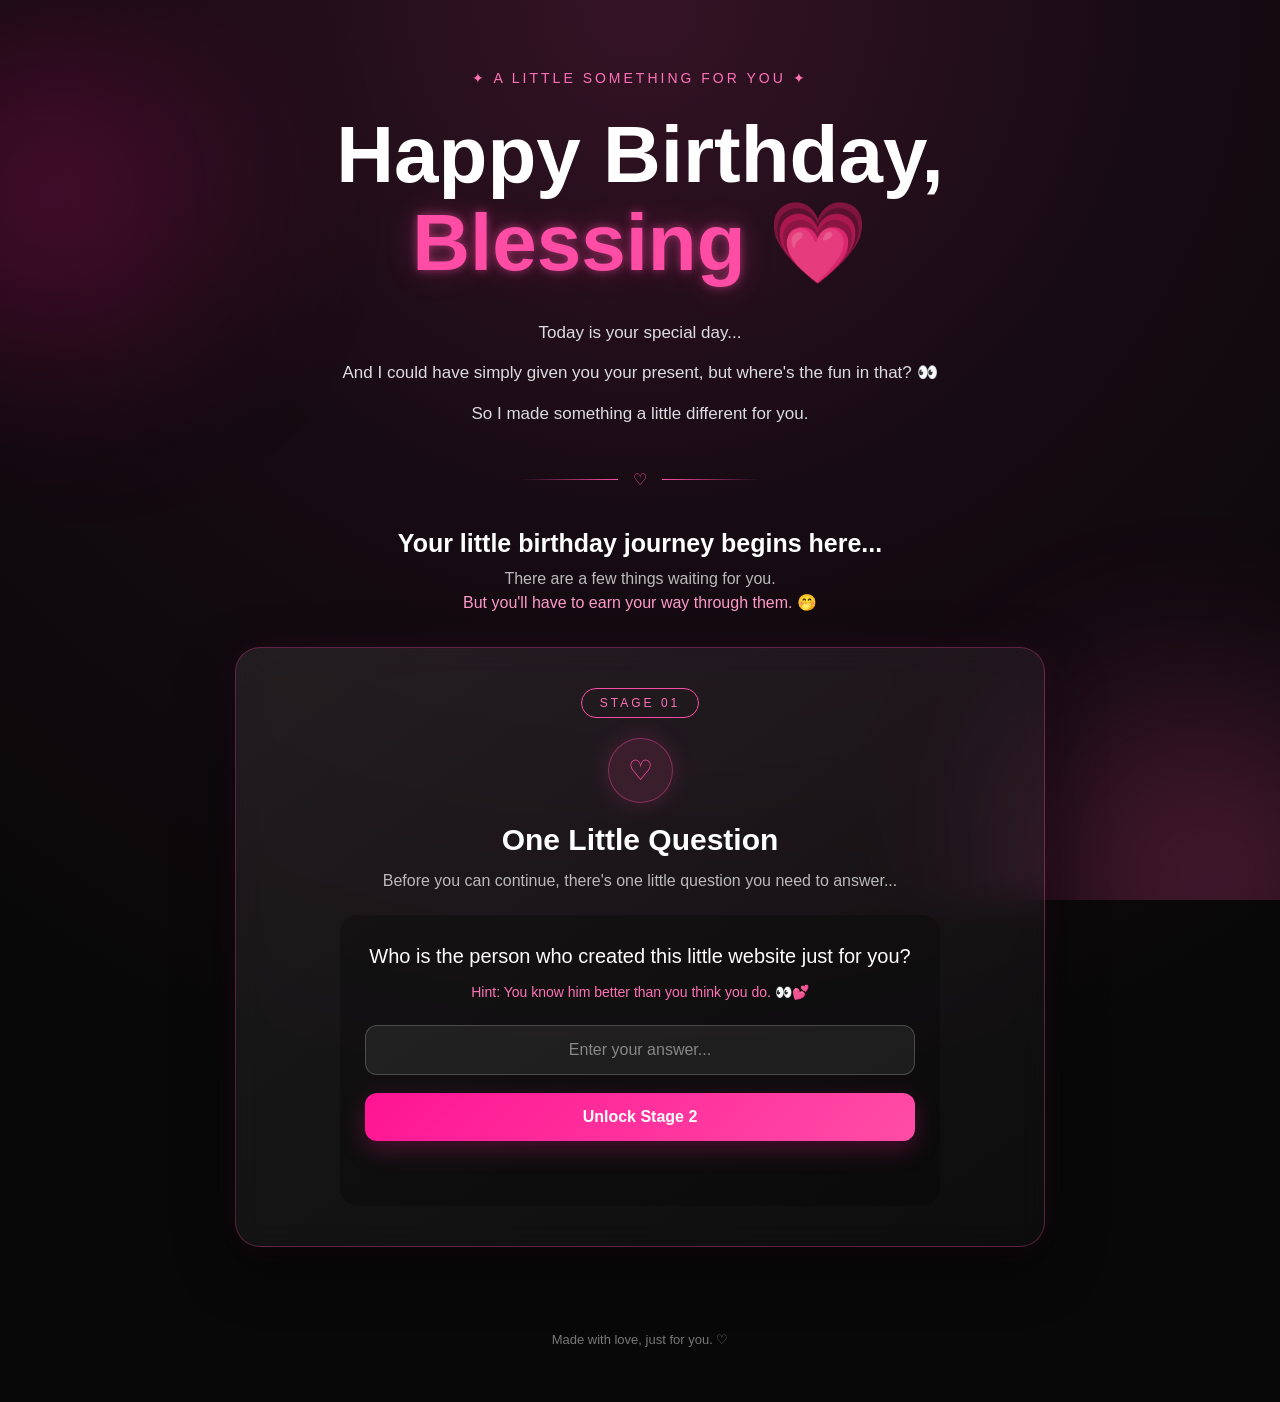
<file: index.html>
<!DOCTYPE html>
<html lang="en">

<head>

    <meta charset="UTF-8">

    <meta name="viewport" content="width=device-width, initial-scale=1.0">

    <title>Happy Birthday Blessing 💗</title>

    <link rel="stylesheet" href="birthday.css">

</head>

<body>

    <!-- ==============================
            BACKGROUND
    =============================== -->

    <div class="background">

        <div class="pink-glow glow-one"></div>

        <div class="pink-glow glow-two"></div>

    </div>


    <!-- ==============================
            MAIN CONTENT
    =============================== -->

    <main class="birthday-container">


        <!-- TOP LABEL -->

        <p class="top-label">

            ✦ A Little Something For You ✦

        </p>


        <!-- TITLE -->

        <h1>

            Happy Birthday,
            <span>Blessing</span> 💗

        </h1>


        <!-- INTRO -->

        <div class="message">

            <p>
                Today is your special day...
            </p>

            <p>
                And I could have simply given you your present,
                but where's the fun in that? 👀
            </p>

            <p>
                So I made something a little different for you.
            </p>

        </div>


        <!-- DIVIDER -->

        <div class="divider">

            <span>♡</span>

        </div>


        <!-- JOURNEY INTRO -->

        <section class="journey">

            <h2>
                Your little birthday journey begins here...
            </h2>

            <p>
                There are a few things waiting for you.
            </p>

            <p class="small-text">

                But you'll have to earn your way through them. 🤭

            </p>

        </section>


        <!-- ==============================
                STAGE 1
        =============================== -->

        <section class="stage-card" id="stageOne">

            <div class="stage-number">

                STAGE 01

            </div>


            <div class="lock-icon">

                ♡

            </div>


            <h2>

                One Little Question

            </h2>


            <p class="question-intro">

                Before you can continue,
                there's one little question you need to answer...

            </p>


            <div class="question-box">

                <p class="question">

                    Who is the person who created
                    this little website just for you?

                </p>


                <p class="hint">

                    Hint: You know him better than you think you do. 👀💕

                </p>


                <input type="text" id="answerInput" placeholder="Enter your answer..." autocomplete="off">


                <button id="submitAnswer">

                    Unlock Stage 2

                </button>


                <p id="feedback" class="feedback"></p>

            </div>

        </section>


        <!-- ==============================
                COMPLETED MESSAGE
        =============================== -->

        <section class="success-card" id="successCard">

            <div class="success-heart">

                💗

            </div>


            <h2>

                You've already completed this stage. 🥹

            </h2>


            <p>

                I knew you'd remember.

            </p>


            <p>

                Your next part is waiting for you...

            </p>


            <button id="continueButton">

                Continue →

            </button>

        </section>


        <!-- ==============================
                FOOTER
        =============================== -->

        <footer>

            <p>

                Made with love, just for you. ♡

            </p>

        </footer>


    </main>


    <!-- JAVASCRIPT -->

    <script src="birthday.js"></script>

</body>

</html>
</file>
<file: birthday.css>
/* ==========================================
   SHOPBLESS BIRTHDAY JOURNEY
   BLACK + PINK
========================================== */


/* ==========================================
   RESET
========================================== */

* {

    margin: 0;

    padding: 0;

    box-sizing: border-box;

    font-family: "Poppins", Arial, sans-serif;

}


/* ==========================================
   BODY
========================================== */

body {

    min-height: 100vh;

    background:

        radial-gradient(circle at top,
            #351326 0%,
            #160b12 35%,
            #080808 75%);

    color: #fff;

    overflow-x: hidden;

}


/* ==========================================
   BACKGROUND
========================================== */

.background {

    position: fixed;

    inset: 0;

    pointer-events: none;

    overflow: hidden;

    z-index: 0;

}


.pink-glow {

    position: absolute;

    border-radius: 50%;

    filter: blur(100px);

    opacity: .25;

}


.glow-one {

    width: 300px;

    height: 300px;

    background: #ff1493;

    top: 5%;

    left: -100px;

}


.glow-two {

    width: 350px;

    height: 350px;

    background: #ff4da6;

    bottom: -150px;

    right: -100px;

}


/* ==========================================
   MAIN CONTAINER
========================================== */

.birthday-container {

    position: relative;

    z-index: 2;

    width: 90%;

    max-width: 850px;

    margin: auto;

    padding: 70px 20px 30px;

    text-align: center;

}


/* ==========================================
   TOP LABEL
========================================== */

.top-label {

    color: #ff72b6;

    font-size: 14px;

    letter-spacing: 3px;

    text-transform: uppercase;

    margin-bottom: 25px;

    animation: fadeDown 1s ease;

}


/* ==========================================
   MAIN HEADING
========================================== */

h1 {

    font-size: clamp(2.5rem, 7vw, 5rem);

    font-weight: 700;

    line-height: 1.1;

    margin-bottom: 30px;

    animation: fadeUp 1s ease;

}


h1 span {

    color: #ff4da6;

    text-shadow:

        0 0 10px rgba(255, 77, 166, .5),

        0 0 30px rgba(255, 77, 166, .3);

}


/* ==========================================
   MESSAGE
========================================== */

.message {

    max-width: 650px;

    margin: auto;

    color: #ddd;

    font-size: 17px;

    line-height: 1.9;

    animation: fadeUp 1.2s ease;

}


.message p {

    margin-bottom: 8px;

}


/* ==========================================
   DIVIDER
========================================== */

.divider {

    display: flex;

    align-items: center;

    justify-content: center;

    gap: 15px;

    margin: 40px auto;

    color: #ff4da6;

}


.divider::before,
.divider::after {

    content: "";

    width: 100px;

    height: 1px;

    background:

        linear-gradient(to right,
            transparent,
            #ff4da6);

}


.divider::after {

    background:

        linear-gradient(to left,
            transparent,
            #ff4da6);

}


/* ==========================================
   JOURNEY
========================================== */

.journey {

    margin-bottom: 35px;

}


.journey h2 {

    font-size: 25px;

    margin-bottom: 12px;

}


.journey p {

    color: #bbb;

}


.journey .small-text {

    color: #ff9aca;

    margin-top: 5px;

}


/* ==========================================
   STAGE CARD
========================================== */

.stage-card {

    background:

        linear-gradient(145deg,
            rgba(255, 255, 255, .08),
            rgba(255, 255, 255, .025));

    border: 1px solid rgba(255, 77, 166, .3);

    border-radius: 25px;

    padding: 40px 30px;

    margin-bottom: 25px;

    box-shadow:

        0 20px 60px rgba(0, 0, 0, .45),

        0 0 30px rgba(255, 77, 166, .08);

    backdrop-filter: blur(15px);

    animation: fadeUp 1.4s ease;

}


/* ==========================================
   STAGE NUMBER
========================================== */

.stage-number {

    display: inline-block;

    padding: 7px 18px;

    border: 1px solid #ff4da6;

    border-radius: 30px;

    color: #ff72b6;

    font-size: 12px;

    letter-spacing: 3px;

    margin-bottom: 20px;

}


/* ==========================================
   ICON
========================================== */

.lock-icon {

    width: 65px;

    height: 65px;

    margin: 0 auto 20px;

    display: flex;

    align-items: center;

    justify-content: center;

    border-radius: 50%;

    background: rgba(255, 77, 166, .12);

    border: 1px solid rgba(255, 77, 166, .4);

    color: #ff4da6;

    font-size: 28px;

    box-shadow:

        0 0 25px rgba(255, 77, 166, .2);

}


/* ==========================================
   STAGE HEADING
========================================== */

.stage-card h2 {

    font-size: 30px;

    margin-bottom: 15px;

}


.question-intro {

    color: #bbb;

    margin-bottom: 25px;

}


/* ==========================================
   QUESTION BOX
========================================== */

.question-box {

    max-width: 600px;

    margin: auto;

    padding: 25px;

    background: rgba(0, 0, 0, .25);

    border-radius: 18px;

}


.question {

    font-size: 20px;

    font-weight: 500;

    line-height: 1.6;

    margin-bottom: 12px;

}


.hint {

    color: #ff72b6;

    font-size: 14px;

    margin-bottom: 25px;

}


/* ==========================================
   INPUT
========================================== */

#answerInput {

    width: 100%;

    padding: 15px 18px;

    border-radius: 12px;

    border: 1px solid rgba(255, 255, 255, .2);

    background: rgba(255, 255, 255, .07);

    color: #fff;

    font-size: 16px;

    outline: none;

    text-align: center;

    transition: .3s;

}


#answerInput::placeholder {

    color: #888;

}


#answerInput:focus {

    border-color: #ff4da6;

    box-shadow:

        0 0 20px rgba(255, 77, 166, .2);

}


/* ==========================================
   BUTTONS
========================================== */

#submitAnswer,
#continueButton {

    margin-top: 18px;

    width: 100%;

    padding: 15px;

    border: none;

    border-radius: 12px;

    background:

        linear-gradient(135deg,
            #ff1493,
            #ff4da6);

    color: #fff;

    font-size: 16px;

    font-weight: 600;

    cursor: pointer;

    transition: .3s;

    box-shadow:

        0 8px 25px rgba(255, 20, 147, .25);

}


#submitAnswer:hover,
#continueButton:hover {

    transform: translateY(-3px);

    box-shadow:

        0 12px 30px rgba(255, 20, 147, .4);

}


/* ==========================================
   FEEDBACK
========================================== */

.feedback {

    min-height: 25px;

    margin-top: 15px;

    font-size: 14px;

}


.feedback.error {

    color: #ff6b9f;

}


.feedback.success {

    color: #7dffb2;

}


/* ==========================================
   SUCCESS CARD
========================================== */

.success-card {

    display: none;

    margin-top: 25px;

    padding: 40px 30px;

    background:

        linear-gradient(145deg,
            rgba(255, 20, 147, .14),
            rgba(255, 255, 255, .04));

    border: 1px solid rgba(255, 77, 166, .4);

    border-radius: 25px;

    box-shadow:

        0 20px 60px rgba(0, 0, 0, .4);

    animation: successAppear .8s ease;

}


.success-heart {

    font-size: 50px;

    margin-bottom: 15px;

    animation: heartbeat 1.2s infinite;

}


.success-card h2 {

    font-size: 28px;

    margin-bottom: 12px;

}


.success-card p {

    color: #ccc;

    margin-bottom: 7px;

}


/* ==========================================
   FOOTER
========================================== */

footer {

    margin-top: 60px;

    padding: 25px;

    color: #777;

    font-size: 13px;

}


/* ==========================================
   ANIMATIONS
========================================== */

@keyframes fadeUp {

    from {

        opacity: 0;

        transform: translateY(25px);

    }

    to {

        opacity: 1;

        transform: translateY(0);

    }

}


@keyframes fadeDown {

    from {

        opacity: 0;

        transform: translateY(-20px);

    }

    to {

        opacity: 1;

        transform: translateY(0);

    }

}


@keyframes successAppear {

    from {

        opacity: 0;

        transform: scale(.95);

    }

    to {

        opacity: 1;

        transform: scale(1);

    }

}


@keyframes heartbeat {

    0%,
    100% {

        transform: scale(1);

    }

    50% {

        transform: scale(1.15);

    }

}


@keyframes shake {

    0%,
    100% {

        transform: translateX(0);

    }

    25% {

        transform: translateX(-8px);

    }

    50% {

        transform: translateX(8px);

    }

    75% {

        transform: translateX(-5px);

    }

}


.shake {

    animation: shake .4s ease;

}


/* ==========================================
   MOBILE
========================================== */

@media(max-width:600px) {

    .birthday-container {

        padding-top: 45px;

    }


    .stage-card {

        padding: 30px 18px;

    }


    .stage-card h2 {

        font-size: 25px;

    }


    .question {

        font-size: 18px;

    }


    .message {

        font-size: 15px;

    }

}
</file>
